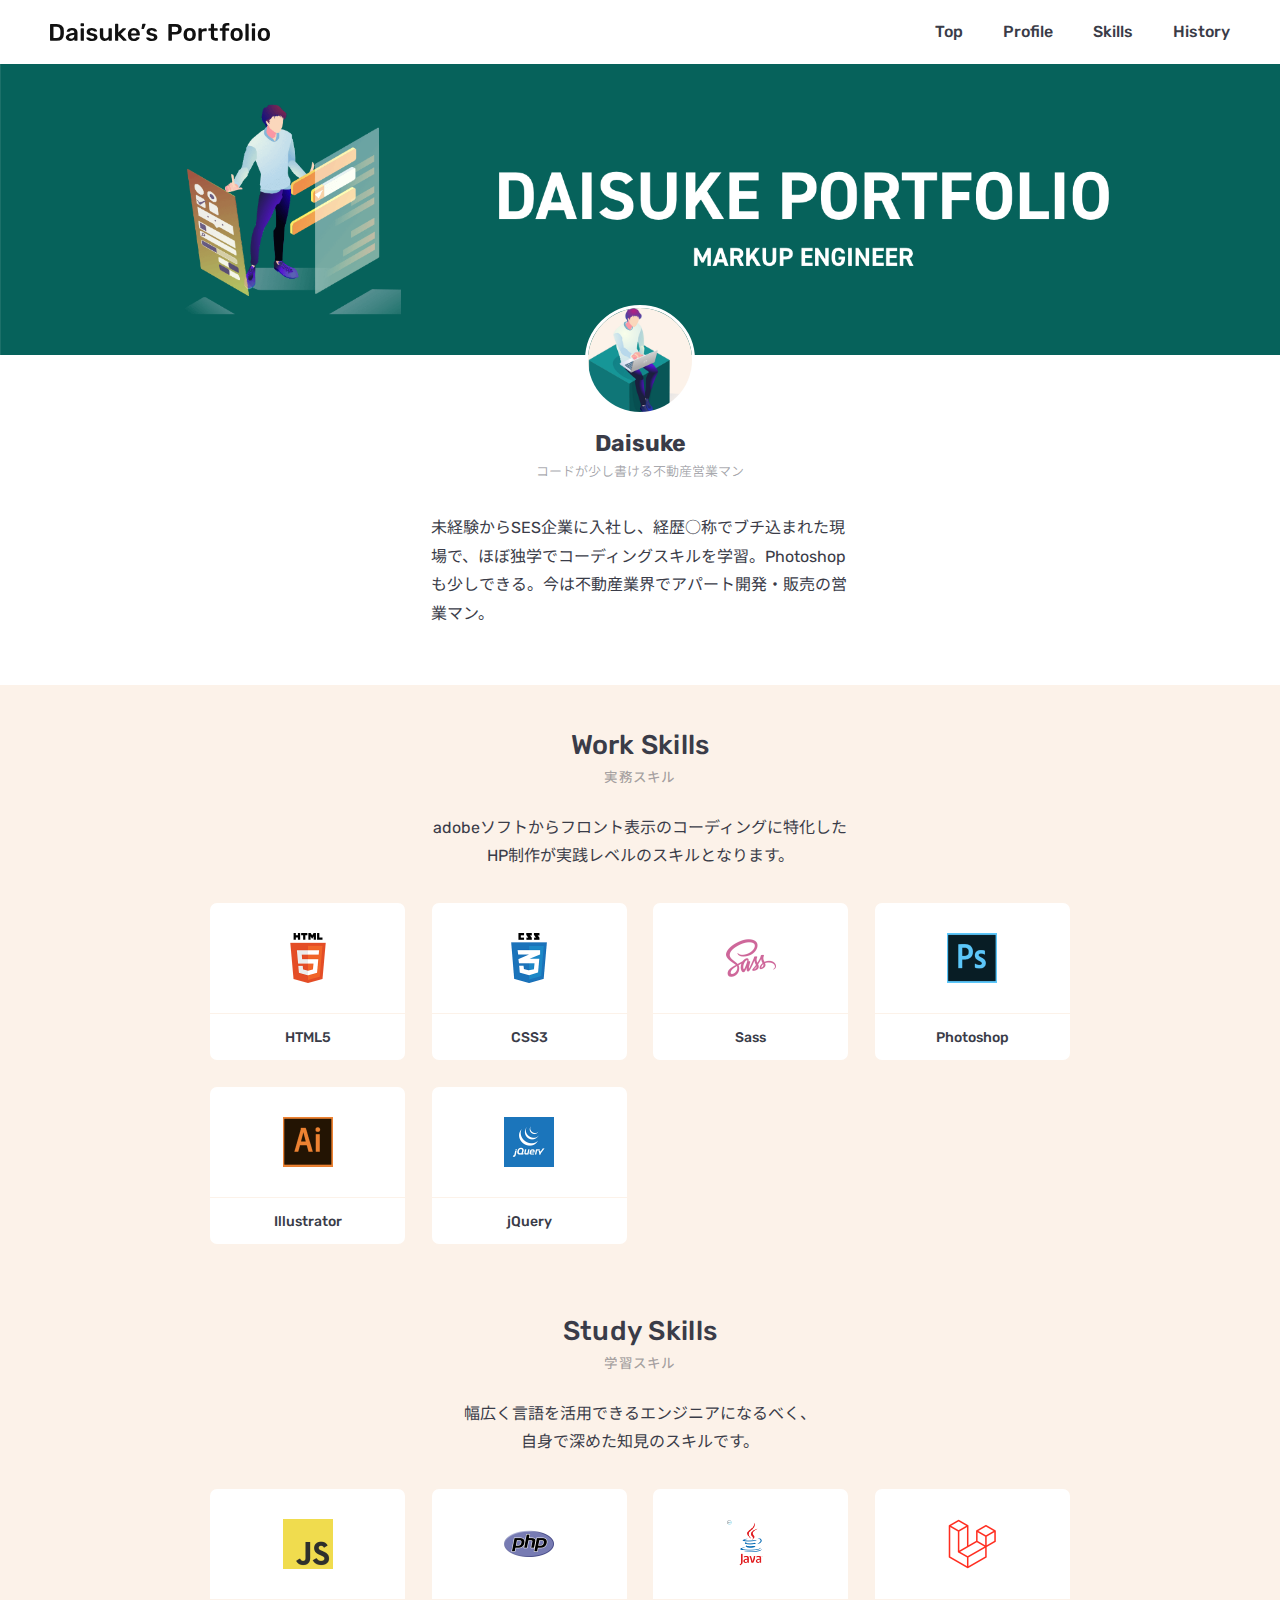
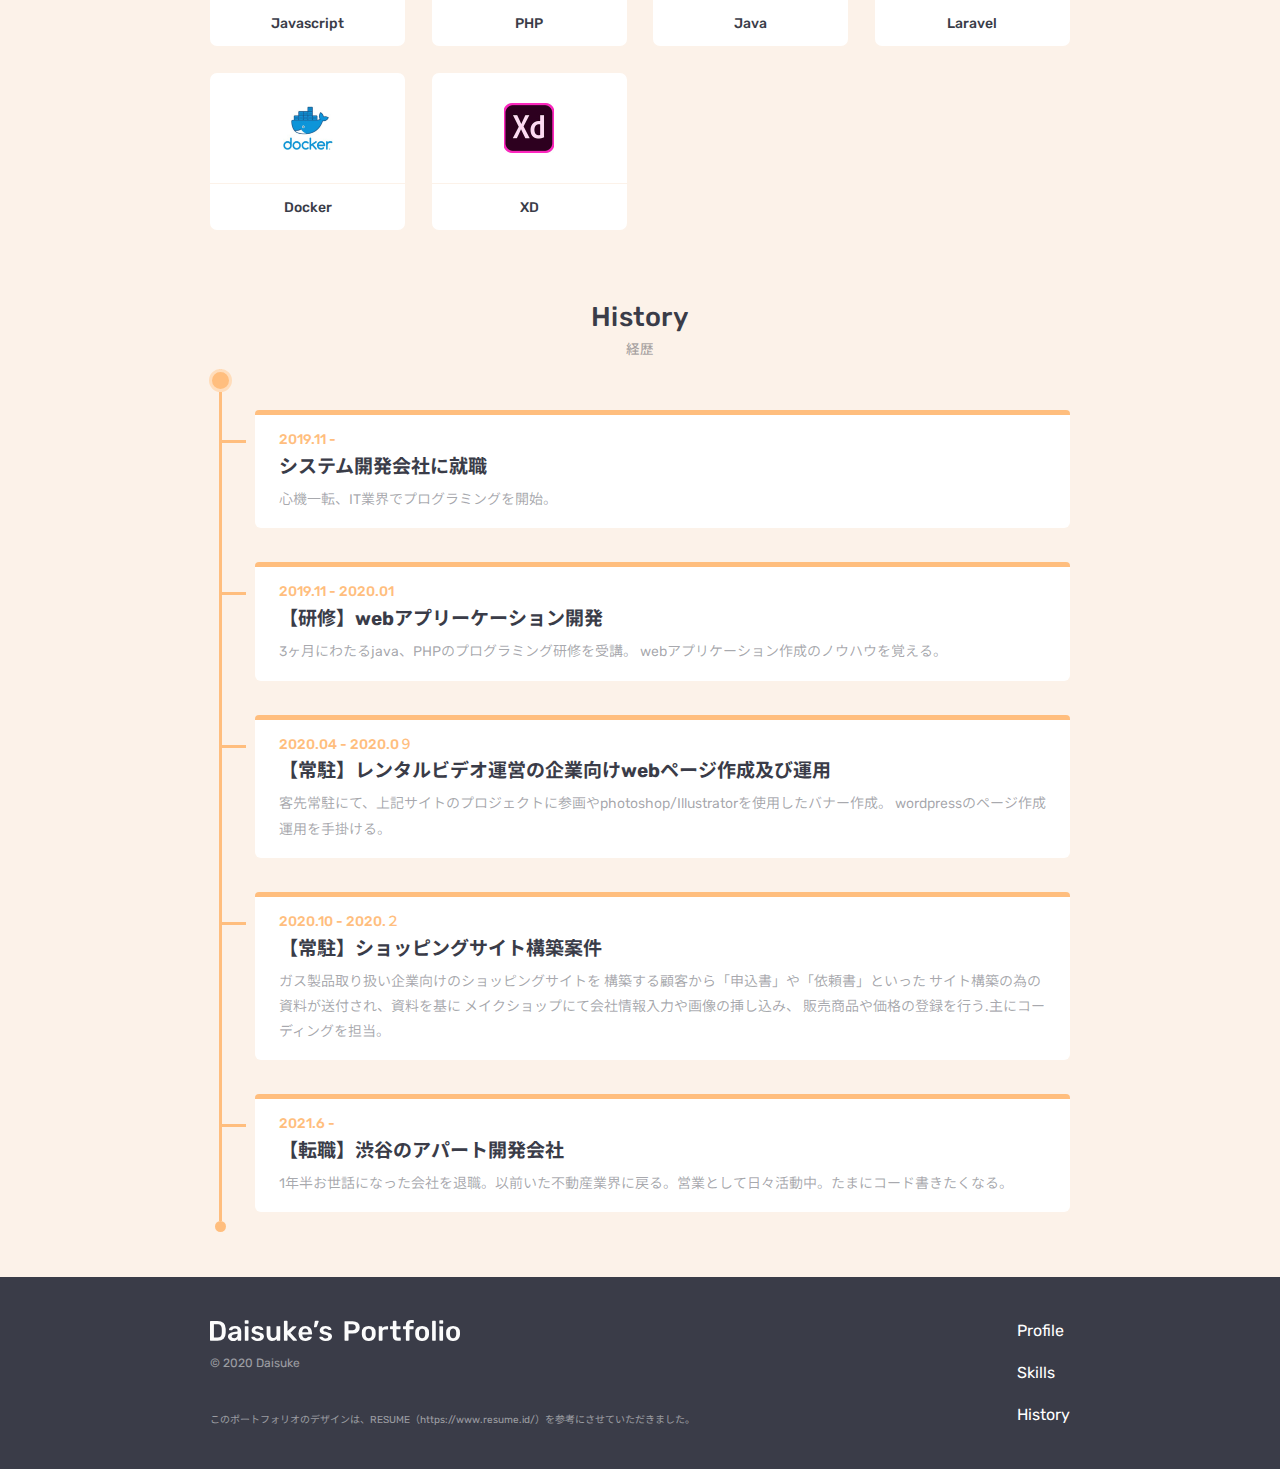
<file: index.html>
<!DOCTYPE html>
<html lang="ja">

  <head>
    <meta charset="UTF-8" />
    <meta name="viewport" content="width=device-width, initial-scale=1.0" />
    <meta http-equiv="X-UA-Compatible" content="IE=edge" />
    <meta name="description" content="" />

    <link rel="shortcut icon" type="image/x-icon" href="img/icon-196x196.png" />
    <link rel="apple-touch-icon" type="image/png" href="img/icon-36x36.png" />
    <link rel="icon" type="image/png" href="img/icon-196x196.png" />

    <link rel="stylesheet" href="css/style.css" />
    <link rel="stylesheet" href="css/colorbox.css" />
    <!-- color-box CSS -->
    <link
      href="https://fonts.googleapis.com/css2?family=Noto+Sans+JP:wght@400;700&family=Rubik:wght@400;500&display=swap"
      rel="stylesheet" />

    <link href="https://use.fontawesome.com/releases/v5.6.1/css/all.css" rel="stylesheet" />

    <title>Daisuke's Portfolio</title>
  </head>

  <body id="top">
    <!--
      HEADER
    ================================================== -->
    <header id="header" class="header">
      <div class="header-inner">
        <h1 class="header-logo">
          <a href="#"><img src="img/logo.svg" alt="Daisuke's Portfolioロゴ" /></a>
        </h1>

        <button id="menu-btn" class="menu-btn">
          <span class="menu-btn__bar"></span>
          <span class="menu-btn__bar"></span>
          <span class="menu-btn__bar"></span>
        </button>

        <nav id="gnav" class="gnav">
          <ul class="gnav__list">
            <li class="gnav__item"><a href="#">Top</a></li>
            <li class="gnav__item"><a href="#profile">Profile</a></li>
            <li class="gnav__item"><a href="#skills">Skills</a></li>
            <li class="gnav__item"><a href="#history">history</a></li>
          </ul>
        </nav>
      </div>
    </header>
    <!--
      MAIN
    ================================================== -->
    <main class="main">
      <!-- PROFILE -->
      <section id="profile" class="profile">
        <div class="profile__cover wrap--l">
          <img src="img/profile_cover_img.png" alt="" />
        </div>
        <!-- /profile__cover -->

        <div class="profile__main">
          <div class="wrap"></div>
          <div class="profile__imgbox">
            <img src="img/profile_img.png" alt="Daisukeのプロフィール画像" />
          </div>
          <p class="profile__name">Daisuke</p>
          <p class="profile__job-title">コードが少し書ける不動産営業マン</p>
          <p class="profile__description">
            未経験からSES企業に入社し、経歴○称でブチ込まれた現場で、ほぼ独学でコーディングスキルを学習。Photoshopも少しできる。今は不動産業界でアパート開発・販売の営業マン。
          </p>
        </div>
        <!-- /wrap -->
        </div>
        <!-- /profile__main -->
      </section>
      <!-- /profile -->
      <!-- WORK SKILLS -->
      <section id="skills" class="skills">
        <div class="wrap--sec">
          <h2 class="sec-title" data-sec-title="Work Skills"><span class="sec-title__sub">実務スキル</span></h2>
          <p class="skills__description">
            adobeソフトからフロント表示のコーディングに特化した<br class="sp-none">HP制作が実践レベルのスキルとなります。
          </p>

          <ul class="skills__list">
            <li class="skills__item">
              <div class="skills__item__inner">
                <figure class="skills__item__iconbox">
                  <img src="img/skills_ico_html.png" alt="HTML5のアイコン" />
                </figure>
                <p class="skills__item__name">HTML5</p>
              </div>
            </li>
            <li class="skills__item">
              <div class="skills__item__inner">
                <figure class="skills__item__iconbox">
                  <img src="img/skills_ico_css.png" alt="CSS3のアイコン" />
                </figure>
                <p class="skills__item__name">CSS3</p>
              </div>
            </li>
            <li class="skills__item">
              <div class="skills__item__inner">
                <figure class="skills__item__iconbox">
                  <img src="img/skills_ico_sass.png" alt="Sassのアイコン" />
                </figure>
                <p class="skills__item__name">Sass</p>
              </div>
            </li>
            <li class="skills__item">
              <div class="skills__item__inner">
                <figure class="skills__item__iconbox">
                  <img src="img/skills_ico_photoshop.png" alt="Photoshopのアイコン" />
                </figure>
                <p class="skills__item__name">Photoshop</p>
              </div>
            </li>
            <li class="skills__item">
              <div class="skills__item__inner">
                <figure class="skills__item__iconbox">
                  <img src="img/skills_ico_illustrator.png" alt="Illustratorのアイコン" />
                </figure>
                <p class="skills__item__name">Illustrator</p>
              </div>
            </li>
            <li class="skills__item">
              <div class="skills__item__inner">
                <figure class="skills__item__iconbox">
                  <img src="img/skills_ico_jquery.png" alt="jQueryのアイコン" />
                </figure>
                <p class="skills__item__name">jQuery</p>
              </div>
            </li>

          </ul>
        </div>
        <!-- /wrap -->
      </section>
      <!-- /work skills -->

      <!-- STUDY SKILLS -->
      <section id="skills" class="skills skills--study">
        <div class="wrap--sec">
          <h2 class="sec-title" data-sec-title="Study Skills"><span class="sec-title__sub">学習スキル</span></h2>
          <p class="skills__description">
            幅広く言語を活用できるエンジニアになるべく、<br class="sp-none">自身で深めた知見のスキルです。
          </p>

          <ul class="skills__list">

            <li class="skills__item">
              <div class="skills__item__inner">
                <figure class="skills__item__iconbox">
                  <img src="img/skills_ico_javascript.png" alt="Javascriptのアイコン" />
                </figure>
                <p class="skills__item__name">Javascript</p>
              </div>
            </li>
            <li class="skills__item">
              <div class="skills__item__inner">
                <figure class="skills__item__iconbox">
                  <img src="img/skills_ico_php.png" alt="PHPのアイコン" />
                </figure>
                <p class="skills__item__name">PHP</p>
              </div>
            </li>
            <li class="skills__item">
              <div class="skills__item__inner">
                <figure class="skills__item__iconbox">
                  <img src="img/skills_ico_java.png" alt="Javaのアイコン" />
                </figure>
                <p class="skills__item__name">Java</p>
              </div>
            </li>
            <li class="skills__item">
              <div class="skills__item__inner">
                <figure class="skills__item__iconbox">
                  <img src="img/skills_ico_laravel.png" alt="Laravelのアイコン" />
                </figure>
                <p class="skills__item__name">Laravel</p>
              </div>
            </li>
            <li class="skills__item">
              <div class="skills__item__inner">
                <figure class="skills__item__iconbox">
                  <img src="img/skills_ico_docker.png" alt="Dockerアイコン" />
                </figure>
                <p class="skills__item__name">Docker</p>
              </div>
            </li>
            <li class="skills__item">
              <div class="skills__item__inner">
                <figure class="skills__item__iconbox">
                  <img src="img/skills_ico_xd.png" alt="XDのアイコン" />
                </figure>
                <p class="skills__item__name">XD</p>
              </div>
            </li>
          </ul>
        </div>
        <!-- /wrap -->
      </section>
      <!-- /study skills -->

      <!-- HISTORY -->
      <section id="history" class="history">
        <div class="wrap--sec">
          <h2 class="sec-title" data-sec-title="History"><span class="sec-title__sub">経歴</span></h2>

          <div class="history__container">
            <span class="history__line"></span>

            <div class="history__item">
              <div class="history__item__inner">
                <time class="history__item__year">2019.11 -</time>
                <h3 class="history__item__job">システム開発会社に就職</h3>
                <p class="history__item__description">
                  心機一転、IT業界でプログラミングを開始。
                </p>
              </div>
            </div>

            <div class="history__item">
              <div class="history__item__inner">
                <time class="history__item__year">2019.11 - 2020.01</time>
                <h3 class="history__item__job">【研修】webアプリーケーション開発</h3>
                <p class="history__item__description">
                  3ヶ月にわたるjava、PHPのプログラミング研修を受講。
                  webアプリケーション作成のノウハウを覚える。
                </p>
              </div>
            </div>
            <div class="history__item">
              <div class="history__item__inner">
                <time class="history__item__year">2020.04 - 2020.0９</time>
                <h3 class="history__item__job">
                  【常駐】レンタルビデオ運営の企業向けwebページ作成及び運用
                </h3>
                <p class="history__item__description">
                  客先常駐にて、上記サイトのプロジェクトに参画やphotoshop/Illustratorを使用したバナー作成。
                  wordpressのページ作成運用を手掛ける。
                </p>
              </div>
            </div>
            <div class="history__item">
              <div class="history__item__inner">
                <time class="history__item__year">2020.10 - 2020.２</time>
                <h3 class="history__item__job">
                  【常駐】ショッピングサイト構築案件
                </h3>
                <p class="history__item__description">
                  ガス製品取り扱い企業向けのショッピングサイトを
                  構築する顧客から「申込書」や「依頼書」といった
                  サイト構築の為の資料が送付され、資料を基に
                  メイクショップにて会社情報入力や画像の挿し込み、
                  販売商品や価格の登録を行う.主にコーディングを担当。
                </p>
              </div>
            </div>
            <div class="history__item">
              <div class="history__item__inner">
                <time class="history__item__year">2021.6 -</time>
                <h3 class="history__item__job">
                  【転職】渋谷のアパート開発会社
                </h3>
                <p class="history__item__description">
                  1年半お世話になった会社を退職。以前いた不動産業界に戻る。営業として日々活動中。たまにコード書きたくなる。
                </p>
              </div>
            </div>

          </div>
          <!-- /history__container -->
        </div>
        <!-- /wrap -->
      </section>
      <!-- /history -->

      </div>
      <!-- /wrap -->
      </section>
      <!-- /works -->
    </main>

    <!--
      Footer
    ================================================== -->
    <footer class="footer">
      <div class="footer-inner wrap">
        <div class="footer-left">
          <div class="footer-logo">
            <img src="img/logo_white.svg" alt="Daisuke's Portfolioロゴ" />
          </div>

          <p class="copyright">&copy; 2020 Daisuke</p>

          <p class="resume-design">
            このポートフォリオのデザインは、RESUME（https://www.resume.id/）を参考にさせていただきました。
          </p>
        </div>
        <!-- footer-left -->

        <div class="footer-right">
          <nav class="footer-nav">
            <ul class="footer-nav__list">
              <li class="footer-nav__item"><a href="#profile">Profile</a></li>
              <li class="footer-nav__item"><a href="#skills">Skills</a></li>
              <li class="footer-nav__item">
                <a href="#history">history</a>
              </li>
            </ul>
          </nav>
        </div>
        <!-- /footer-right -->
      </div>
      <!-- /wrap -->
    </footer>

    <script src="js/jquery3.5.1.min.js"></script>
    <script src="js/main.js"></script>
  </body>

</html>
</file>
<file: css/colorbox.css>
/*
    Colorbox Core Style:
    The following CSS is consistent between example themes and should not be altered.
*/

#colorbox,
#cboxOverlay,
#cboxWrapper {
  position: absolute;
  top: 0;
  left: 0;
  z-index: 9999;
  overflow: hidden;
  -webkit-transform: translate3d(0, 0, 0);
}

#cboxWrapper {
  max-width: none;
}

#cboxOverlay {
  position: fixed;
  width: 100%;
  height: 100%;
}

#cboxMiddleLeft,
#cboxBottomLeft {
  clear: left;
}

#cboxContent {
  position: relative;
}

#cboxLoadedContent {
  overflow: auto;
  -webkit-overflow-scrolling: touch;
}

#cboxTitle {
  margin: 0;
}

#cboxLoadingOverlay,
#cboxLoadingGraphic {
  position: absolute;
  top: 0;
  left: 0;
  width: 100%;
  height: 100%;
}

#cboxPrevious,
#cboxNext,
#cboxClose,
#cboxSlideshow {
  cursor: pointer;
}

.cboxPhoto {
  float: left;
  margin: auto;
  border: 0;
  display: block;
  max-width: none;
  -ms-interpolation-mode: bicubic;
}

.cboxIframe {
  width: 100%;
  height: 100%;
  display: block;
  border: 0;
  padding: 0;
  margin: 0;
}

#colorbox,
#cboxContent,
#cboxLoadedContent {
  box-sizing: content-box;
  -moz-box-sizing: content-box;
  -webkit-box-sizing: content-box;
}

/*
    User Style:
    Change the following styles to modify the appearance of Colorbox.  They are
    ordered & tabbed in a way that represents the nesting of the generated HTML.
*/

#cboxOverlay {
  background: #fff;
  opacity: 0.9;
  filter: alpha(opacity=90);
}

#colorbox {
  outline: 0;
}

#cboxContent {
  margin-top: 32px;
  overflow: visible;
  background: #000;
  border-radius: 5px;
}

.cboxIframe {
  background: #fff;
}

#cboxError {
  padding: 50px;
  border: 1px solid #ccc;
}

#cboxLoadedContent {
  background: #ddd;
  padding: 15px;
}

#cboxLoadingGraphic {
  background: url(../img/ico_colorbox_loading.gif) no-repeat center center;
}

#cboxLoadingOverlay {
  background: #000;
}

#cboxTitle {
  position: absolute;
  top: -22px;
  left: 0;
  color: #000;
}

#cboxCurrent {
  position: absolute;
  top: -22px;
  right: 205px;
  text-indent: -9999px;
}

/* these elements are buttons, and may need to have additional styles reset to avoid unwanted base styles */

#cboxPrevious,
#cboxNext,
#cboxSlideshow,
#cboxClose {
  border: 0;
  padding: 0;
  margin: 0;
  overflow: visible;
  text-indent: -9999px;
  width: 20px;
  height: 20px;
  position: absolute;
  top: -20px;
  background: url(../img/ico_colorbox_controls.png) no-repeat 0 0;
}

/* avoid outlines on :active (mouseclick), but preserve outlines on :focus (tabbed navigating) */

#cboxPrevious:active,
#cboxNext:active,
#cboxSlideshow:active,
#cboxClose:active {
  outline: 0;
}

#cboxPrevious {
  background-position: 0px 0px;
  right: 44px;
}

#cboxPrevious:hover {
  background-position: 0px -25px;
}

#cboxNext {
  background-position: -25px 0px;
  right: 22px;
}

#cboxNext:hover {
  background-position: -25px -25px;
}

#cboxClose {
  background-position: -50px 0px;
  right: 0;
}

#cboxClose:hover {
  background-position: -50px -25px;
}

.cboxSlideshow_on #cboxPrevious,
.cboxSlideshow_off #cboxPrevious {
  right: 66px;
}

.cboxSlideshow_on #cboxSlideshow {
  background-position: -75px -25px;
  right: 44px;
}

.cboxSlideshow_on #cboxSlideshow:hover {
  background-position: -100px -25px;
}

.cboxSlideshow_off #cboxSlideshow {
  background-position: -100px 0px;
  right: 44px;
}

.cboxSlideshow_off #cboxSlideshow:hover {
  background-position: -75px -25px;
}

.works__item__content__item {
  margin: 1rem;
}
</file>
<file: css/style.css>
@charset "UTF-8";
/*==================================================

** Reset
==================================================*/
/*
** sectioning
--------------------------------------------------*/
/*	outline	*/
html {
  font-size: 62.5%;
  /* 10px */
}

html,
body {
  margin: 0;
  padding: 0;
  border: 0;
  line-height: 100%;
}

body {
  font-family: sans-serif;
  font-weight: 400;
  font-size: 1.6rem;
}

p,
blockquote,
address,
small,
dt,
dd,
li,
th,
td,
td,
span {
  line-height: 1.8;
}

div {
  line-height: 100%;
}

/*	heading	*/
h1,
h2,
h3,
h4,
h5,
h6 {
  margin: 0;
  padding: 0;
  vertical-align: top;
  font-weight: normal;
  font-size: 100%;
  line-height: 1.5;
}

/*
** link
--------------------------------------------------*/
a {
  color: inherit;
  text-decoration: underline;
  cursor: pointer;
}

a:hover {
  text-decoration: inherit;
}

/*
** content
--------------------------------------------------*/
/*	text	*/
p,
blockquote {
  margin: 0;
}

address {
  font-style: normal;
}

/*	list	*/
ol,
ul,
dl,
dd {
  margin: 0;
}

ol,
ul {
  padding: 0;
  list-style: none;
}

/*	table	*/
table {
  border-collapse: collapse;
}

th,
td {
  padding: 0;
}

th {
  font-weight: normal;
}

/*	embed	*/
img {
  vertical-align: bottom;
  border: 0;
}

figure {
  margin: 0;
  padding: 0;
}

/*	semantics	*/
ruby,
rt,
mark,
menu {
  margin: 0;
  padding: 0;
}

small {
  font-size: 100%;
}

em,
cite,
dfn,
i {
  font-style: normal;
}

strong,
b {
  font-weight: normal;
}

ins,
del {
  text-decoration: none;
}

q {
  quotes: none;
}

sup,
sub {
  vertical-align: baseline;
}

ruby,
rt,
mark {
  line-height: 100%;
}

mark {
  background: none;
}

/*
** form
--------------------------------------------------*/
form {
  margin: 0;
}

input,
select,
textarea,
button {
  margin: 0;
  padding: 0;
  font-family: inherit;
  font-size: 100%;
  font-size: 1.6rem;
}

select {
  line-height: 100%;
  font-weight: normal;
}

fieldset {
  margin: 0;
  padding: 0;
  border: 0;
}

/*
** Utility
** Header
** Gnav
** Footer
** Main Common
** Top
*/
/*==================================================

** Utility
==================================================*/
*,
*::before,
*::after {
  -webkit-box-sizing: border-box;
  box-sizing: border-box;
}

body {
  min-height: 100vh;
  min-height: -webkit-fill-available;
  color: #3a3c48;
  font-family: 'Rubik', 'Noto Sans JP', 'Hiragino Kaku Gothic Pro',
    'ヒラギノ角ゴ Pro W3', メイリオ, Meiryo, 'ＭＳ Ｐゴシック', 'Helvetica Neue',
    Helvetica, Arial, sans-serif;
  font-weight: 400;
  position: relative;
  -webkit-text-size-adjust: 100%;
}

img {
  width: 100%;
  height: auto;
}

.wrap,
.wrap--sec,
.wrap--l {
  width: 100%;
  max-width: 900px;
  padding: 0 2rem;
  margin: 0 auto;
}

.wrap--sec {
  padding-top: 4rem;
  padding-bottom: 4rem;
}

.wrap--l {
  padding: 0;
  max-width: 1920px;
}

@media screen and (max-width: 576px) {
  .sp-none {
    display: none;
  }
}

/*==================================================

** Header
==================================================*/
.header {
  width: 100%;
  height: 64px;
  background-color: #fff;
  position: fixed;
  top: 0;
  left: 0;
  z-index: 100;
}

.header .header-inner {
  display: -webkit-box;
  display: -ms-flexbox;
  display: flex;
  -webkit-box-align: center;
  -ms-flex-align: center;
  align-items: center;
  max-width: 1920px;
  width: 100%;
  height: 100%;
  padding: 0 20px;
  margin: 0 auto;
}

.header .header-logo {
  width: calc(100% - 64px);
  max-width: 220px;
  line-height: 1;
}

.header .header-logo a {
  display: inline-block;
}

.header .header-logo:hover {
  background-color: #fff;
  opacity: 0.7;
}

.header .menu-btn {
  display: -webkit-box;
  display: -ms-flexbox;
  display: flex;
  -webkit-box-orient: vertical;
  -webkit-box-direction: normal;
  -ms-flex-direction: column;
  flex-direction: column;
  -webkit-box-pack: center;
  -ms-flex-pack: center;
  justify-content: center;
  -webkit-box-align: center;
  -ms-flex-align: center;
  align-items: center;
  width: 64px;
  height: 64px;
  background-color: transparent;
  -webkit-appearance: none;
  -moz-appearance: none;
  appearance: none;
  border: none;
  border-radius: none;
  position: absolute;
  top: 0;
  right: 0;
  cursor: pointer;
  outline: none;
}

.header .menu-btn__bar {
  display: block;
  width: 20px;
  height: 2px;
  background-color: #ffbe7e;
  -webkit-transition-property: margin-top, -webkit-transform;
  transition-property: margin-top, -webkit-transform;
  -o-transition-property: margin-top, transform;
  transition-property: margin-top, transform;
  transition-property: margin-top, transform, -webkit-transform;
  -webkit-transition-duration: 0.3s;
  -o-transition-duration: 0.3s;
  transition-duration: 0.3s;
  -webkit-transition-timing-function: ease-out;
  -o-transition-timing-function: ease-out;
  transition-timing-function: ease-out;
}

.header .menu-btn__bar:nth-child(2) {
  margin-top: 4px;
}

.header .menu-btn__bar:nth-child(3) {
  margin-top: 4px;
}

.is-open-gnav .header .menu-btn__bar:nth-child(1) {
  -webkit-transform: rotate(45deg);
  -ms-transform: rotate(45deg);
  transform: rotate(45deg);
}

.is-open-gnav .header .menu-btn__bar:nth-child(2) {
  opacity: 0;
}

.is-open-gnav .header .menu-btn__bar:nth-child(3) {
  -webkit-transform: rotate(-45deg);
  -ms-transform: rotate(-45deg);
  transform: rotate(-45deg);
  margin-top: -8px;
}

@media screen and (min-width: 1024px) {
  .header .menu-btn {
    display: none;
  }
  .header .header-inner {
    -webkit-box-pack: justify;
    -ms-flex-pack: justify;
    justify-content: space-between;
    padding: 0 5rem;
  }
}

/*==================================================

** Gnav
==================================================*/
.gnav {
  width: 240px;
  height: 100vh;
  background-color: #fcf2e9;
  position: fixed;
  top: 0;
  left: -240px;
  z-index: 200;
  -webkit-transition: left ease-out 0.2s;
  -o-transition: left ease-out 0.2s;
  transition: left ease-out 0.2s;
}

.is-open-gnav .gnav {
  left: 0;
  -webkit-transition: left ease-out 0.3s;
  -o-transition: left ease-out 0.3s;
  transition: left ease-out 0.3s;
}

.gnav .gnav__list {
  width: 100%;
  height: 100%;
  padding-top: 1rem;
}

.gnav .gnav__item {
  width: 100%;
  font-size: 1.6rem;
  font-weight: 500;
  border-bottom: solid 2px rgba(75, 37, 0, 0.08);
  text-transform: capitalize;
}

.gnav .gnav__item a {
  display: block;
  padding: 0.8em 1em;
  text-decoration: none;
  -webkit-transition: color ease-out 0.1s;
  -o-transition: color ease-out 0.1s;
  transition: color ease-out 0.1s;
}

.gnav .gnav__item a:hover {
  color: #ffbe7e;
  -webkit-transition: color ease-out 0.2s;
  -o-transition: color ease-out 0.2s;
  transition: color ease-out 0.2s;
}

@media screen and (min-width: 1024px) {
  .gnav {
    position: static;
    background-color: transparent;
    max-width: 700px;
    width: auto;
    height: auto;
  }
  .gnav .gnav__list {
    display: -webkit-box;
    display: -ms-flexbox;
    display: flex;
    -ms-flex-pack: distribute;
    justify-content: space-around;
    text-align: center;
    padding: 0;
  }
  .gnav .gnav__item {
    border: hidden;
  }
  .gnav .gnav__item a {
    padding-right: 0;
    padding-left: 0;
  }
  .gnav .gnav__item + .gnav__item {
    margin-left: 2.5em;
  }
}

/*==================================================

** Footer
==================================================*/
.footer {
  padding: 4rem 0;
  background-color: #3a3c48;
}

.footer .footer-logo {
  max-width: 220px;
}

.footer .copyright {
  margin-top: 1em;
  color: rgba(255, 255, 255, 0.51);
  font-size: 1.2rem;
}

.footer .resume-design {
  padding-top: 2em;
  color: rgba(255, 255, 255, 0.51);
  font-size: 1rem;
}

.footer .footer-right {
  margin-top: 3rem;
}

.footer .footer-nav__item {
  color: #fff;
  text-transform: capitalize;
}

.footer .footer-nav__item + .footer-nav__item {
  margin-top: 0.8em;
}

.footer .footer-nav__item a {
  text-decoration: none;
  -webkit-transition: color ease-out 0.1s;
  -o-transition: color ease-out 0.1s;
  transition: color ease-out 0.1s;
}

.footer .footer-nav__item a:hover {
  color: #ffbe7e;
  -webkit-transition: color ease-out 0.2s;
  -o-transition: color ease-out 0.2s;
  transition: color ease-out 0.2s;
}

@media screen and (min-width: 768px) {
  .footer .footer-inner {
    display: -webkit-box;
    display: -ms-flexbox;
    display: flex;
    -webkit-box-pack: justify;
    -ms-flex-pack: justify;
    justify-content: space-between;
  }
  .footer .footer-left {
    display: -webkit-box;
    display: -ms-flexbox;
    display: flex;
    -webkit-box-orient: vertical;
    -webkit-box-direction: normal;
    -ms-flex-direction: column;
    flex-direction: column;
  }
  .footer .resume-design {
    margin-top: auto;
  }
  .footer .footer-logo {
    max-width: 250px;
    margin-top: 0.25rem;
  }
  .footer .footer-right {
    margin-top: 0;
  }
}

/*==================================================

** Main Common
==================================================*/
.main {
  margin-top: 64px;
}

.main h2,
.main h3,
.main h4,
.main h5 {
  line-height: 1.5;
}

.main h2 {
  font-size: 2.7rem;
  font-weight: 500;
  letter-spacing: 0.01em;
  text-align: center;
}

.main h2 + * {
  margin-top: 2.4rem;
}

.main h3 {
  margin-top: 0.1em;
  font-size: 1.3rem;
  text-align: left;
  line-height: 1.5;
}

.main .sec-title::before {
  content: attr(data-sec-title);
}

.main .sec-title__sub {
  font-size: 0.5em;
  display: block;
  color: rgba(58, 60, 72, 0.45);
}

/*==================================================

** Top
==================================================*/
#top .profile + * {
  margin-top: 4rem;
}

#top .profile__cover {
  width: 100%;
  height: auto;
}

#top .profile__cover img {
  width: 100%;
  height: 100%;
  -o-object-fit: cover;
  object-fit: cover;
}

#top .profile__main {
  max-width: 450px;
  margin: 15px auto 0;
}

#top .profile__imgbox {
  margin: 0 auto;
  width: 110px;
  height: 110px;
}

#top .profile__imgbox img {
  border-radius: 50%;
  border: 3px solid white;
}

#top .profile__name {
  margin-top: 0.5em;
  font-size: 2.3rem;
  font-weight: bold;
  text-align: center;
  line-height: 1.5;
}

#top .profile__job-title {
  margin-top: 0.1em;
  color: rgba(58, 60, 72, 0.45);
  font-size: 1.3rem;
  text-align: center;
  line-height: 1.5;
}

#top .profile__description {
  margin-top: 1em;
  padding: 1em;
}

#top .skills {
  background-color: #fcf2e9;
}

#top .skills--study .wrap--sec {
  padding-top: 0;
}

#top .skills__description {
  text-align: center;
}

#top .skills__list {
  display: -webkit-box;
  display: -ms-flexbox;
  display: flex;
  -ms-flex-wrap: wrap;
  flex-wrap: wrap;
  margin-right: -2.5%;
  margin-left: -2.5%;
  margin-top: 2em;
}

#top .skills__item {
  width: calc(100% / 2);
  padding-right: 2.5%;
  padding-bottom: 5%;
  padding-left: 2.5%;
}

#top .skills__item__inner {
  border-radius: 7px;
  font-size: 1.4rem;
  background-color: #fff;
  text-align: center;
  position: relative;
}

#top .skills__item__iconbox {
  display: -webkit-box;
  display: -ms-flexbox;
  display: flex;
  -webkit-box-align: center;
  -ms-flex-align: center;
  align-items: center;
  -webkit-box-pack: center;
  -ms-flex-pack: center;
  justify-content: center;
  width: 100%;
  min-height: 11rem;
  padding: 1.2em;
}

#top .skills__item__iconbox img {
  width: 30vw;
  max-width: 50px;
  height: 30vw;
  max-height: 50px;
  -o-object-fit: contain;
  object-fit: contain;
}

#top .skills__item__name {
  padding: 0.8em 0.6em 0.7em;
  font-weight: 500;
  border-top: solid 1px #fcf2e9;
}

#top .history {
  background-color: #fcf2e9;
}

#top .history .wrap--sec {
  padding-top: 0;
}

#top .history__container {
  position: relative;
  padding: 8px 0;
  display: -webkit-box;
  display: -ms-flexbox;
  display: flex;
  -webkit-box-orient: vertical;
  -webkit-box-direction: normal;
  -ms-flex-direction: column;
  flex-direction: column;
}

#top .history__line {
  position: absolute;
  width: 3px;
  height: 100%;
  background: #ffbe7e;
  top: -16px;
  left: 9px;
}

#top .history__line::after,
#top .history__line::before {
  display: block;
  position: absolute;
  content: '';
  background-color: #ffbe7e;
  border-radius: 50%;
  width: 23px;
  height: 23px;
}

#top .history__line::before {
  border: 3px solid #ffddbb;
  top: 0;
  left: -10px;
}

#top .history__line::after {
  top: 100%;
  left: -4px;
  width: 11px;
  height: 11px;
}

#top .history__item {
  position: relative;
  width: calc(100% - 45px);
  margin: 17px 0 17px auto;
}

#top .history__item__inner {
  background-color: #fff;
  padding: 1em 1.5em;
  border-radius: 4px 4px 6px 6px;
  border-top: 5px solid #ffbe7e;
}

#top .history__item__inner::before {
  width: 25px;
  height: 3px;
  position: absolute;
  content: '';
  display: block;
  top: 30px;
  right: auto;
  left: -34px;
  background-color: #ffbe7e;
}

#top .history__item__year {
  font-weight: 500;
  font-size: 87%;
  color: #ffbe7e;
}

#top .history__item__job {
  font-weight: 700;
  font-size: 1.9rem;
  margin: 0.38rem 0;
  line-height: 1.7;
}

#top .history__item__description {
  color: rgba(58, 60, 72, 0.45);
  font-size: 1.4rem;
}

#top .works {
  background-color: #fcf2e9;
  display: none;
}

#top .works__container {
  display: -webkit-box;
  display: -ms-flexbox;
  display: flex;
  -ms-flex-wrap: wrap;
  flex-wrap: wrap;
}

#top .works__item {
  width: 90%;
  margin-top: 2rem;
  margin-left: auto;
  margin-right: auto;
}

#top .works__item a {
  text-decoration: none;
}

#top .works__item:first-child {
  margin-top: 0;
}

#top .works__item__imgbox {
  -webkit-box-shadow: 0 20px 35px -10px rgba(58, 60, 72, 0.15);
  box-shadow: 0 20px 35px -10px rgba(58, 60, 72, 0.15);
  -webkit-transition: -webkit-box-shadow ease-out 0.3s;
  transition: -webkit-box-shadow ease-out 0.3s;
  -o-transition: box-shadow ease-out 0.3s;
  transition: box-shadow ease-out 0.3s;
  transition: box-shadow ease-out 0.3s, -webkit-box-shadow ease-out 0.3s;
}

#top .works__item__imgbox:hover {
  -webkit-box-shadow: 0 20px 35px -10px rgba(58, 60, 72, 0.2);
  box-shadow: 0 20px 35px -10px rgba(58, 60, 72, 0.2);
}

#top .works__item__year {
  display: inline-block;
  margin-top: 1em;
  font-size: 1.4rem;
  color: rgba(75, 37, 0, 0.5);
  letter-spacing: 0.05em;
  line-height: 1.4;
}

#top .works__item__year::before {
  content: '\f017';
  font-family: 'Font Awesome 5 Free';
  font-weight: 400;
  margin-right: 0.2em;
}

#top .works__item__title {
  margin-top: 0.25em;
  font-size: 1.4rem;
  line-height: 1.6;
  -webkit-transition: color ease-out 0.1s;
  -o-transition: color ease-out 0.1s;
  transition: color ease-out 0.1s;
  text-transform: uppercase;
}

#top .works__item__title:hover {
  color: #ffbe7e;
}

#top .works__item__content {
  display: none;
}

@media screen and (min-width: 576px) {
  #top .skills__list {
    margin-right: -2%;
    margin-left: -2%;
  }
  #top .skills__item {
    width: calc(100% / 3);
    padding-right: 2%;
    padding-bottom: 4%;
    padding-left: 2%;
  }
  #top .works__container {
    -webkit-box-align: start;
    -ms-flex-align: start;
    align-items: flex-start;
    margin-right: -2%;
    margin-left: -2%;
    margin-bottom: 1em;
  }
  #top .works__item {
    width: calc(100% / 2);
    margin: 0;
    padding-right: 2%;
    padding-bottom: 4%;
    padding-left: 2%;
  }
}

@media screen and (min-width: 768px) {
  #top .profile__main {
    max-width: 450px;
    margin: -50px auto 0;
  }
  #top .skills__list {
    margin-right: -1.5%;
    margin-left: -1.5%;
  }
  #top .skills__item {
    width: calc(100% / 4);
    padding-right: 1.5%;
    padding-bottom: 3%;
    padding-left: 1.5%;
  }
  #top .works__container {
    margin-right: -1.5%;
    margin-left: -1.5%;
  }
  #top .works__item {
    width: calc(100% / 2);
    padding-right: 1.5%;
    padding-bottom: 3%;
    padding-left: 1.5%;
  }
}
/*# sourceMappingURL=style.css.map */
</file>
